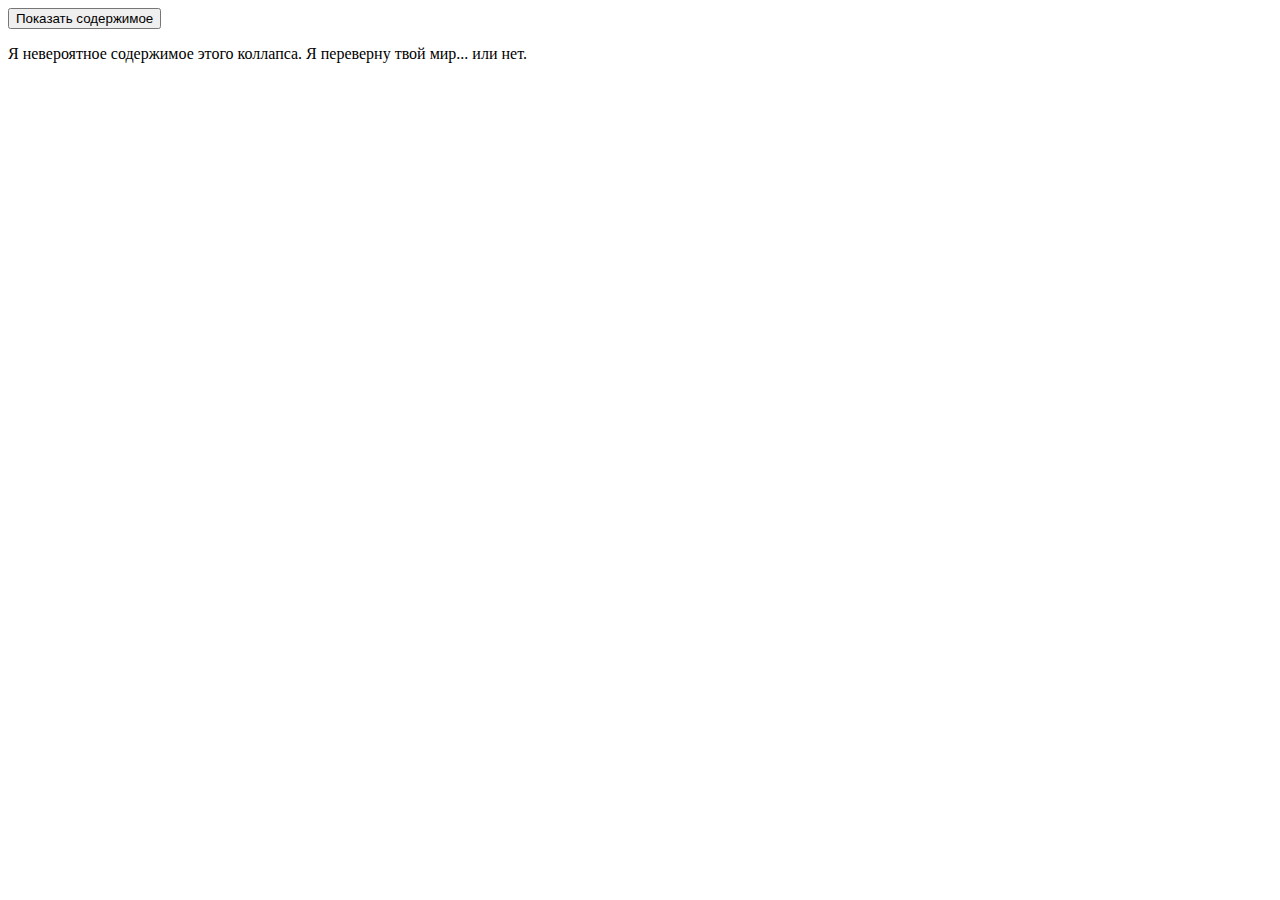
<file: 02-collapse/index.html>
<!-- Ничего здесь не меняй! -->
<!doctype html>
<html lang="ru">

<head>
    <meta charset="UTF-8">
    <meta name="viewport" content="width=device-width, user-scalable=no, initial-scale=1.0, maximum-scale=1.0, minimum-scale=1.0">
    <meta http-equiv="X-UA-Compatible" content="ie=edge">
    <title>SpurIT - Тестовое задание 2. JS</title>
    <link rel="stylesheet" href="./index.css">
    <script src="./index.js" defer></script>
</head>

<body>
    <main>
        <div class="collapsible">
            <button class="collapsible__button" type="button">
            <span class="collapsible__action collapsible__action--visible">Скрыть содержимое</span>
            <span class="collapsible__action collapsible__action--hidden">Показать содержимое</span>
        </button>
            <div class="collapsible__content">
                <p>Я невероятное содержимое этого коллапса. Я переверну твой мир... или нет.</p>
            </div>
        </div>
    </main>
</body>

</html>
</file>
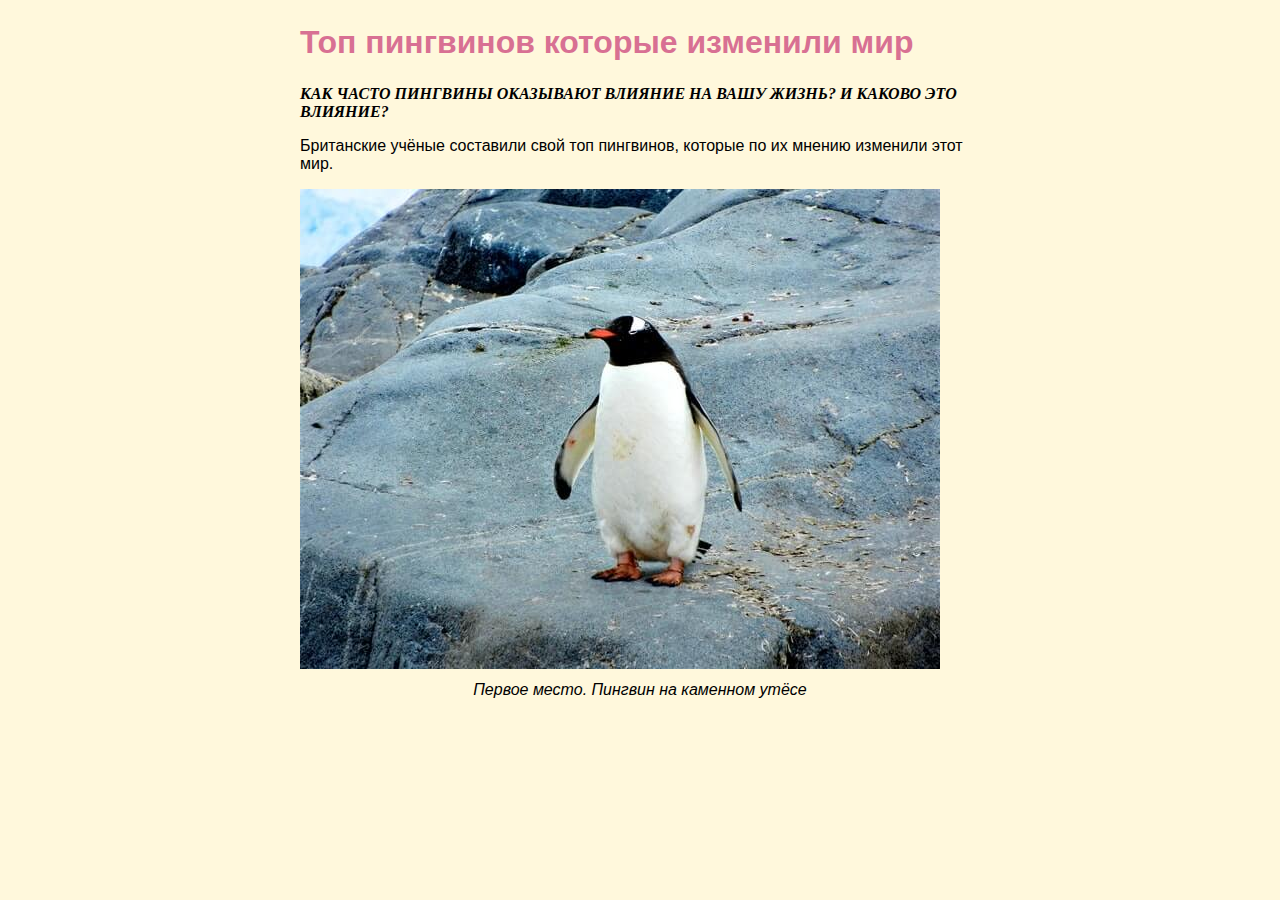
<file: 03-fix-problems/index.html>
<!-- Ничего здесь не трогай, это на Новый Год! -->
<!doctype html>
<html lang="ru">
<head>
    <meta charset="UTF-8">
    <meta name="viewport"
          content="width=device-width, user-scalable=no, initial-scale=1.0, maximum-scale=1.0, minimum-scale=1.0">
    <meta http-equiv="X-UA-Compatible" content="ie=edge">
    <title>SpurIT - Тестовое задание 3. Рефакторинг</title>
    <link rel="stylesheet" href="./index.css">
</head>
<body>
<main>
    <article class="article">
        <h1 class="article__heading article__heading--verified">Топ пингвинов которые изменили мир</h1>
        <p class="article__lead">Как часто пингвины оказывают влияние на вашу жизнь? И каково это влияние?</p>
        <p>Британские учёные составили свой топ пингвинов, которые по их мнению изменили этот мир.</p>
        <figure class="article__figure figure">
            <img class="figure__image" src="./img/penguin.jpg" alt="Пингвин стоит на каменном утёсе и задумчиво осматривает окресности в поисках смысла жизни"/>
            <figcaption class="figure__caption">Первое место. Пингвин на каменном утёсе</figcaption>
        </figure>
    </article>
</main>
</body>
</html>
</file>
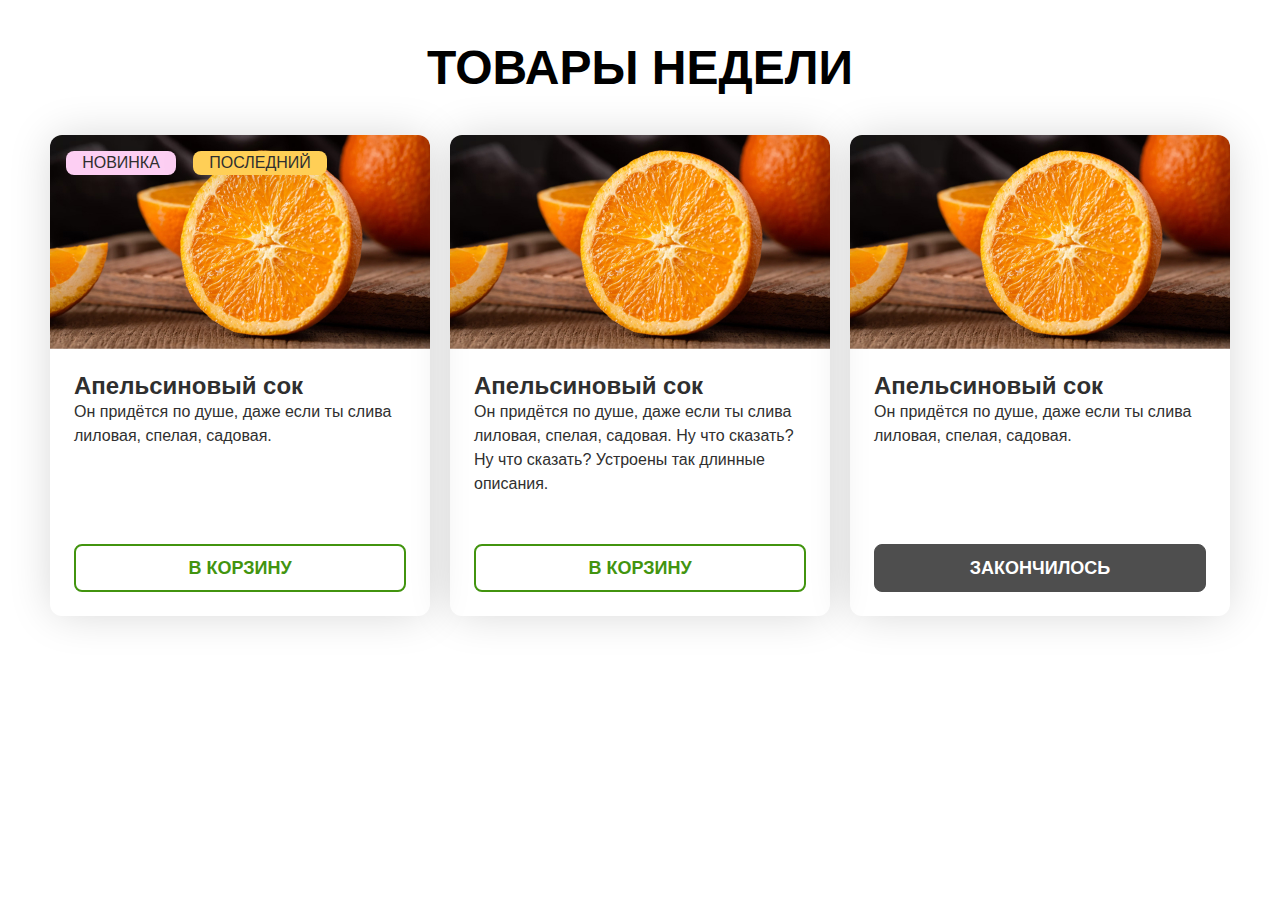
<file: 01-card-week/src/index.html>
<!DOCTYPE html>
<html lang="ru">

<head>
    <meta charset="UTF-8">
    <meta http-equiv="X-UA-Compatible" content="IE=edge">
    <meta name="viewport" content="width=device-width, initial-scale=1.0">
    <title>Products of the week</title>
    <link rel="stylesheet" href="index.css">
</head>

<body>
    <div class="promo">
        <div class="container">
            <h1 class="promo__header">ТОВАРЫ НЕДЕЛИ</h1>
            <div class="promo__wrapper">
                <div class="card">
                    <a href="/link_product"></a>
                    <div class="card__img">
                        <div class="card card__logo_new">НОВИНКА</div>
                        <div class="card card__logo_last">ПОСЛЕДНИЙ</div>
                        <img src="img/orange.jpg" alt="orange">
                    </div>
                    <div class="card__content">
                        <div class="card__header">Апельсиновый сок</div>
                        <div class="card__descr">Он придётся по душе, даже если ты слива лиловая, спелая, садовая.
                        </div>
                    </div>
                    <button class="card__button">В КОРЗИНУ</button>
                </div>

                <div class="card">
                    <div class="card__img">
                        <img src="img/orange.jpg" alt="orange">
                    </div>
                    <div class="card__content">
                        <div class="card__header">Апельсиновый сок</div>
                        <div class="card__descr">Он придётся по душе, даже если ты слива лиловая, спелая, садовая. Ну что сказать? Ну что сказать? Устроены так длинные описания.</div>
                    </div>
                    <button class="card__button">В КОРЗИНУ</button>
                </div>

                <div class="card">
                    <div class="card__img">
                        <img src="img/orange.jpg" alt="orange">
                    </div>
                    <div class="card__content">
                        <div class="card__header">Апельсиновый сок</div>
                        <div class="card__descr">Он придётся по душе, даже если ты слива лиловая, спелая, садовая.</div>
                    </div>
                    <button class="card__button card__button_disabled" disabled>ЗАКОНЧИЛОСЬ</button>
                </div>
            </div>
        </div>
    </div>
</body>

</html>
</file>
<file: 02-collapse/index.css>
/* Ты очень любопытный. Главное ничего тут не меняй! */
</file>
<file: 03-fix-problems/index.css>
* {
    margin: 0 auto;
    background: #fff8dc;
    font-family: "Arial", sans-serif;
}

.article {
    max-width: 680px;
    padding: 24px;
}

.article__heading {
    margin: 0 0 24px 0;
    color: #d87093
}

.article__lead {
    font-weight: 700;
    text-transform: uppercase;
    font-style: italic;
    font-family: serif;
    margin-bottom: 16px;
}

.article__figure {
    margin-top: 16px;
}

.figure__image {
    margin: 0;
}

.figure__caption {
    text-align: center;
    margin-top: 8px;
    font-style: italic;
}
</file>
<file: 01-card-week/src/index.css>
.container {
    max-width: 1180px;
    margin: 0 auto;
}

.promo__header {
    margin-top: 40px;
    font-family: 'Arial';
    font-weight: 900;
    font-size: 48px;
    text-align: center;
    color: #000000;
}

.promo__wrapper {
    display: flex;
    margin-top: 40px;
    justify-content: space-between;
    align-items: center;
}

.card {
    position: relative;
    width: 380px;
    height: 481px;
    box-shadow: 0px 0px 45px -4px rgba(0, 0, 0, 0.18);
    border-radius: 12px;
    overflow: hidden;
}

.card__img {
    position: relative;
    width: 380px;
    height: 213px;
}

.card .card__logo_new {
    position: absolute;
    left: 16px;
    top: 16px;
    display: inline;
    width: 110px;
    height: 24px;
    background: #FDCFF3;
    border-radius: 8px;
    font-family: 'Arial';
    font-weight: 400;
    font-size: 16px;
    text-align: center;
    color: #2F2F2F;
    line-height: 24px;
}

.card .card__logo_last {
    display: inline;
    position: absolute;
    left: 143px;
    top: 16px;
    width: 134px;
    height: 24px;
    background: #FFCF56;
    border-radius: 8px;
    font-family: 'Arial';
    font-weight: 400;
    font-size: 16px;
    text-align: center;
    color: #2F2F2F;
    line-height: 24px;
}

.card__content {
    padding: 24px 24px 0 24px;
}

.card__header {
    font-family: 'Arial';
    font-weight: 900;
    font-size: 24px;
    color: #2F2F2F;
}

.card__descr {
    font-family: 'Arial';
    font-weight: 400;
    font-size: 16px;
    line-height: 24px;
    color: #2F2F2F;
}

.card__button {
    position: absolute;
    right: 24px;
    bottom: 24px;
    width: 332px;
    height: 48px;
    background: #FFFFFF;
    border: 2px solid #42940F;
    border-radius: 8px;
    font-family: 'Arial';
    font-weight: 900;
    font-size: 18px;
    text-align: center;
    color: #42940F;
}

.card__button_disabled {
    position: absolute;
    right: 24px;
    bottom: 24px;
    width: 332px;
    height: 48px;
    box-sizing: border-box;
    background: #4E4E4E;
    border: 1px solid #4E4E4E;
    border-radius: 8px;
    font-family: 'Arial';
    font-weight: 900;
    font-size: 18px;
    text-align: center;
    color: #FFFFFF;
}

.card__button:not([disabled]):hover {
    background: #42940F;
    color: #FFFFFF;
    cursor: pointer
}

.card__button:not([disabled]):active {
    background: #1F5200;
    border: 2px solid #1F5200;
    color: #FFFFFF;
}

@media (max-width: 1200px) {
    .promo__header {
        font-size: 40px;
    }
    .promo__wrapper {
        flex-wrap: wrap;
    }
    .card {
        width: 320px;
        height: 450px;
    }
    .card__header {
        font-size: 20px;
    }
    .card__button {
        width: 274px;
        height: 43px;
    }
    .card__button_disabled {
        width: 274px;
        height: 43px;
    }
}

@media (max-width: 991px) {
    .promo__header {
        font-size: 32px;
    }
    .promo__wrapper {
        justify-content: space-around;
    }
    .card {
        width: 290px;
        height: 430px;
        margin-bottom: 30px;
        margin-right: 15px;
    }
    .card__header {
        font-size: 17px;
    }
    .card__descr {
        font-size: 14px;
    }
    .card__button {
        width: 224px;
        height: 35px;
        right: 33px;
        bottom: 22px;
        font-size: 14px;
    }
    .card__button_disabled {
        width: 224px;
        height: 35px;
        right: 33px;
        bottom: 22px;
        font-size: 14px;
    }
    .card .card__logo_new {
        width: 100px;
        font-size: 14px;
    }
    .card .card__logo_last {
        width: 110px;
        font-size: 14px;
    }
}

@media (max-width: 767px) {
    .promo__header {
        font-size: 28px;
    }
    .promo__wrapper {
        margin-top: 30px;
    }
}

@media (max-width: 575px) {
    .promo__header {
        font-size: 24px;
    }
}
</file>
